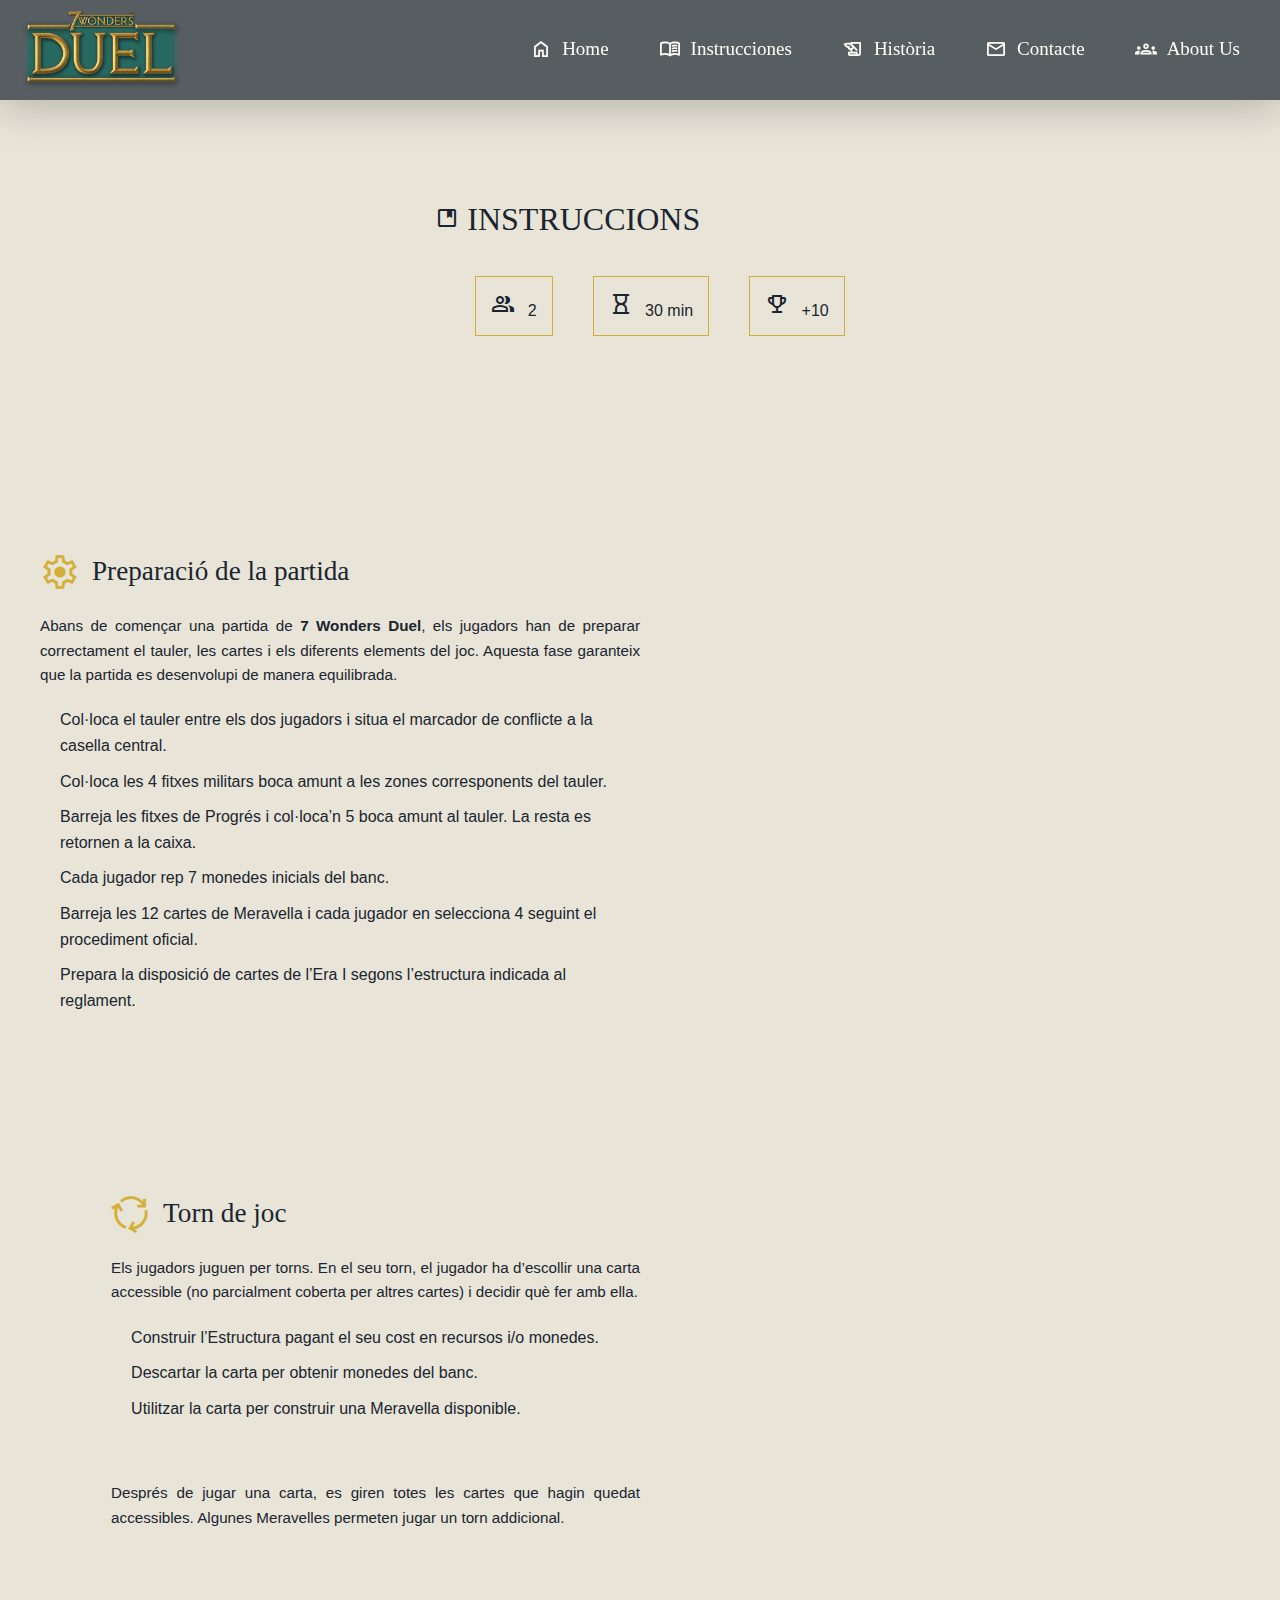
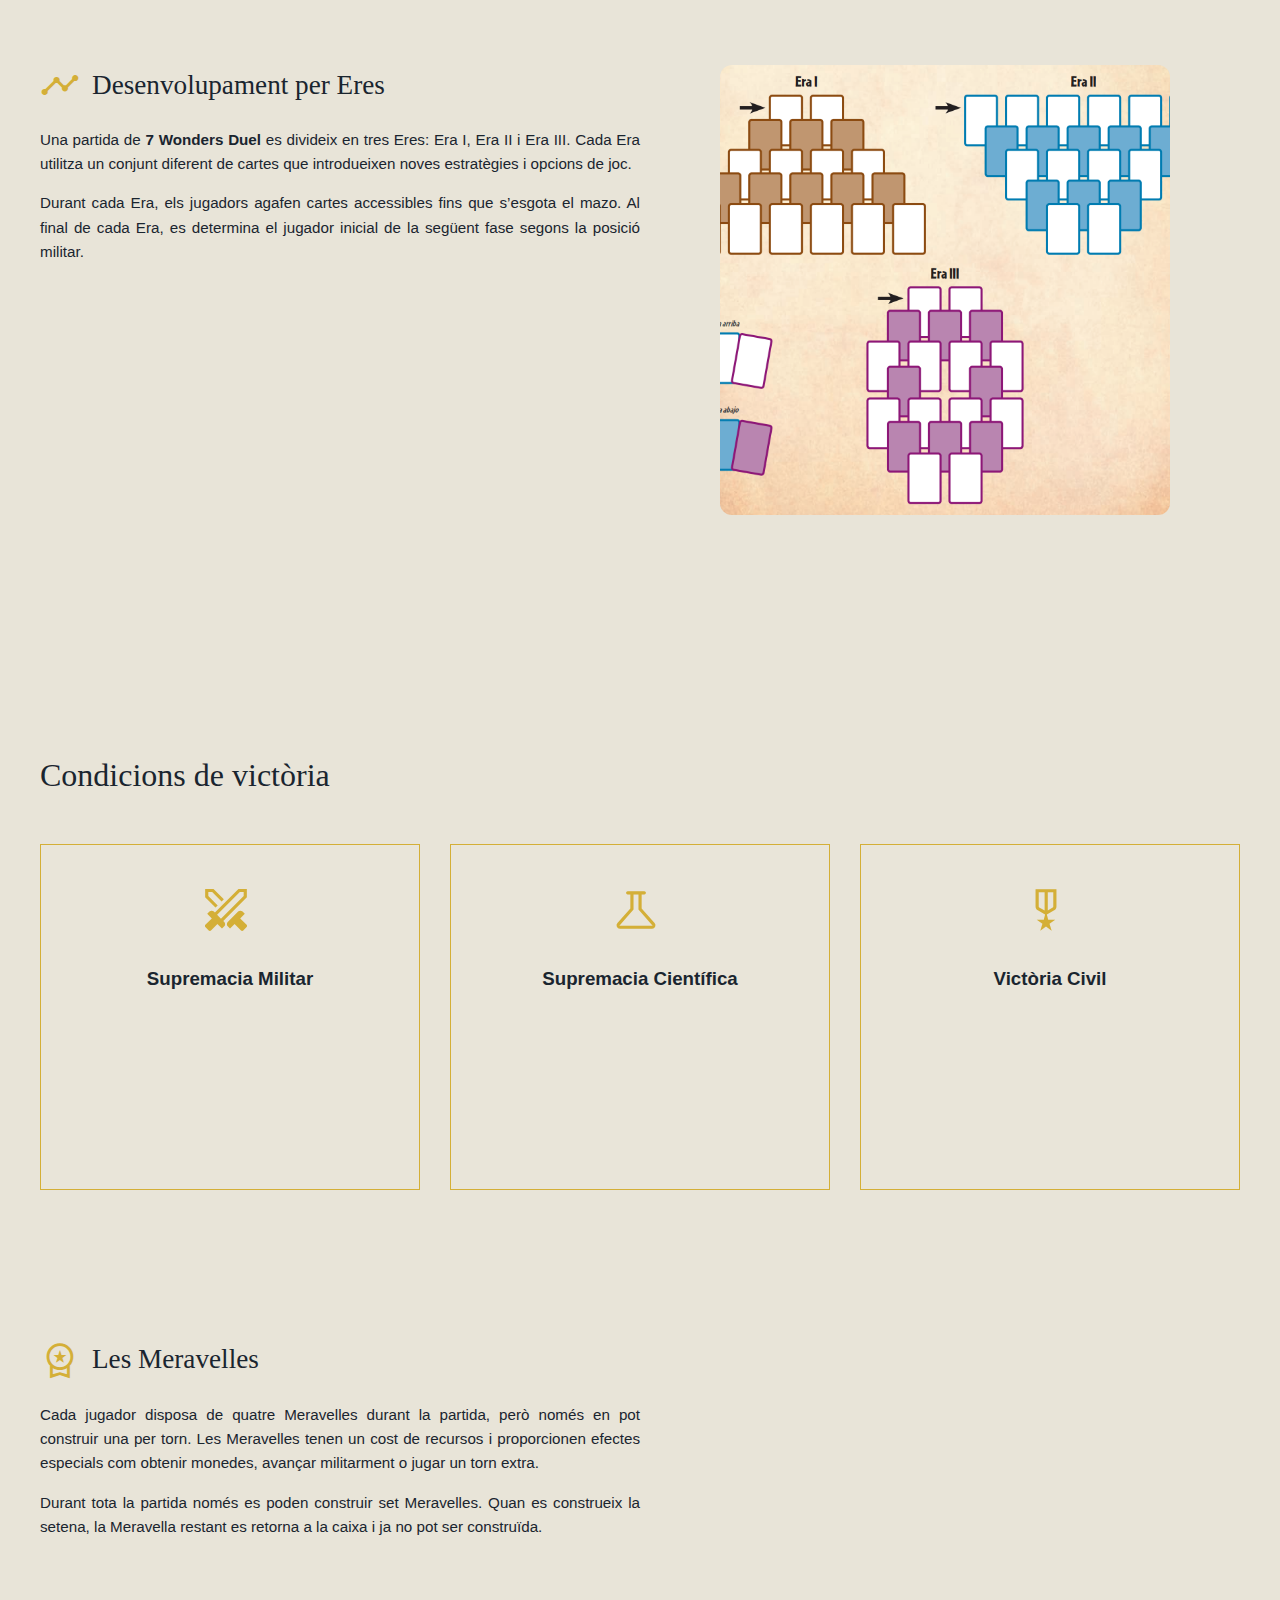
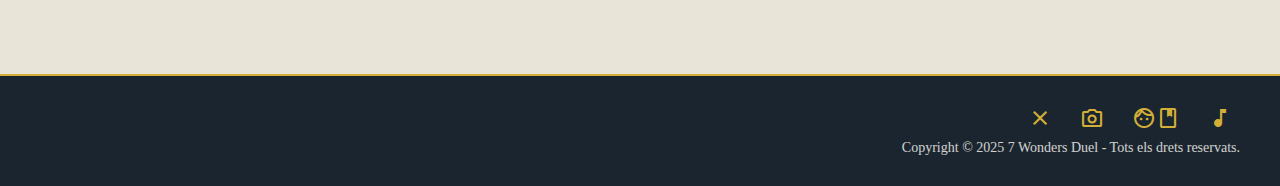
<file: instruccions.html>
<html lang="ca">
    <head>
        <meta name="viewport" content="width=device-width, initial-scale=1.0">
        <meta charset="UTF-8">
        <link rel="stylesheet" href="https://fonts.googleapis.com/css2?family=Material+Symbols+Outlined:opsz,wght,FILL,GRAD@24,400,0,0" />
        <link rel="stylesheet" href="estils.css">
        <link rel="preconnect" href="https://fonts.googleapis.com">
        <link rel="preconnect" href="https://fonts.gstatic.com" crossorigin>
        <title>Instrucciones</title>
    </head>
    <body>
        <input type="checkbox" id="menu-toggle">
        <nav class="topnav">
            <div class="logo">
                <a href="index.html">
                    <img src="assets/img/logo-7-wonders-duel-.png" alt="Logo 7 Wonders Duel">
                </a>
            </div>
            <label for="menu-toggle" class="menu-icon"><span class="material-symbols-outlined">menu</span></label>
            <ul class="menu">
                <li><a href="index.html"><span class="material-symbols-outlined">home</span>Home</a></li>
                <li><a href="instruccions.html"><span class="material-symbols-outlined">menu_book</span>Instrucciones</a></li>
                <li><a href="historia.html"><span class="material-symbols-outlined">history_edu</span>Història</a></li>
                <li><a href="contacte.html"><span class="material-symbols-outlined">mail</span>Contacte</a></li>
                <li><a href="nosaltres.html"><span class="material-symbols-outlined">groups</span>About Us</a></li>
            </ul>
        </nav>
        <div class="aventura" id="ares">
            <h1 class="titulos-cinzel"><span class="material-symbols-outlined">developer_guide</span>INSTRUCCIONS</h1>
            <div class="era-bloc">
                <div class="datos">
                    <p><span class="material-symbols-outlined">group</span> 2</p>
                    <p><span class="material-symbols-outlined">hourglass_empty</span> 30 min</p>
                    <p><span class="material-symbols-outlined">emoji_events</span> +10 </p>
                </div>
            </div>
        </div>

        <section class="era-bloc">
            <div class="era-contingut">
                <h2 class="titulos-cinzel">
                    <span class="material-symbols-outlined">settings</span>
                    Preparació de la partida
                </h2>

                <p>
                    Abans de començar una partida de <strong>7 Wonders Duel</strong>, els jugadors han de
                    preparar correctament el tauler, les cartes i els diferents elements del joc.
                    Aquesta fase garanteix que la partida es desenvolupi de manera equilibrada.
                </p>

                <ul class="llista-caracteristiques">
                    <li>Col·loca el tauler entre els dos jugadors i situa el marcador de conflicte a la casella central.</li>
                    <li>Col·loca les 4 fitxes militars boca amunt a les zones corresponents del tauler.</li>
                    <li>Barreja les fitxes de Progrés i col·loca’n 5 boca amunt al tauler. La resta es retornen a la caixa.</li>
                    <li>Cada jugador rep 7 monedes inicials del banc.</li>
                    <li>Barreja les 12 cartes de Meravella i cada jugador en selecciona 4 seguint el procediment oficial.</li>
                    <li>Prepara la disposició de cartes de l’Era I segons l’estructura indicada al reglament.</li>
                </ul>
            </div>
        </section>

        <section class="era-bloc">
            <div class="era-contingut">
                <h2 class="titulos-cinzel">
                    <span class="material-symbols-outlined">cycle</span>
                    Torn de joc
                </h2>

                <p>
                    Els jugadors juguen per torns. En el seu torn, el jugador ha d’escollir una carta
                    accessible (no parcialment coberta per altres cartes) i decidir què fer amb ella.
                </p>

                <ul class="llista-caracteristiques">
                    <li>Construir l’Estructura pagant el seu cost en recursos i/o monedes.</li>
                    <li>Descartar la carta per obtenir monedes del banc.</li>
                    <li>Utilitzar la carta per construir una Meravella disponible.</li>
                </ul>

                <p>
                    Després de jugar una carta, es giren totes les cartes que hagin quedat
                    accessibles. Algunes Meravelles permeten jugar un torn addicional.
                </p>
            </div>
        </section>

        <section class="era-bloc">

            <div class="era-contingut">
                <h2 class="titulos-cinzel">
                    <span class="material-symbols-outlined">timeline</span>
                    Desenvolupament per Eres
                </h2>

                <p>
                    Una partida de <strong>7 Wonders Duel</strong> es divideix en tres Eres:
                    Era I, Era II i Era III. Cada Era utilitza un conjunt diferent de cartes
                    que introdueixen noves estratègies i opcions de joc.
                </p>

                <p>
                    Durant cada Era, els jugadors agafen cartes accessibles fins que
                    s’esgota el mazo. Al final de cada Era, es determina el jugador
                    inicial de la següent fase segons la posició militar.
                </p>
            </div>
            <div class="era-imatge">
                <img src="assets/img/eras-cartes.png" alt="Cartes de les Eres">
            </div>
        </section>

        <section class="contenedor-como-jugar">
            <h1 class="titulos-cinzel">Condicions de victòria</h1>

            <div class="mecanicas">
                <div class="mecanica-tarjeta">
                    <span class="material-symbols-outlined">swords</span>
                    <h3>Supremacia Militar</h3>
                    <p class="info">
                        Cada escut present a les Estructures militars (cartes vermelles) o a les Meravelles
                        permet moure el marcador de conflicte una casella cap a la capital enemiga.
                        Si el marcador arriba a la capital rival, el jugador guanya la partida immediatament.
                    </p>
                </div>

                <div class="mecanica-tarjeta">
                    <span class="material-symbols-outlined">science</span>
                    <h3>Supremacia Científica</h3>
                    <p class="info">
                        Al joc hi ha 7 símbols científics diferents. Cada vegada que un jugador aconsegueix
                        una parella de símbols iguals, pot escollir una fitxa de Progrés.
                        Si reuneix 6 símbols científics diferents, guanya la partida de manera immediata.
                    </p>
                </div>

                <div class="mecanica-tarjeta">
                    <span class="material-symbols-outlined">military_tech</span>
                    <h3>Victòria Civil</h3>
                    <p class="info">
                        Si cap jugador aconsegueix una supremacia militar o científica abans del final de l’Era III,
                        la partida es decideix per punts de victòria obtinguts per Estructures, Meravelles,
                        Progrés i monedes.
                    </p>
                </div>
            </div>
        </section>

        <section class="era-bloc">
            <div class="era-contingut">
                <h2 class="titulos-cinzel">
                    <span class="material-symbols-outlined">workspace_premium</span>
                    Les Meravelles
                </h2>

                <p>
                    Cada jugador disposa de quatre Meravelles durant la partida, però només en pot
                    construir una per torn. Les Meravelles tenen un cost de recursos i proporcionen
                    efectes especials com obtenir monedes, avançar militarment o jugar un torn extra.
                </p>

                <p>
                    Durant tota la partida només es poden construir set Meravelles. Quan es construeix
                    la setena, la Meravella restant es retorna a la caixa i ja no pot ser construïda.
                </p>
            </div>
        </section>

        <footer>
            <div class="footer-contingut">
                <div class="social-links">
                    <a href="#" target="_blank" class="social-icon">
                        <span class="material-symbols-outlined">close</span>
                    </a>
                    <a href="#" target="_blank" class="social-icon">
                        <span class="material-symbols-outlined">photo_camera</span>
                    </a>
                    <a href="#" target="_blank" class="social-icon">
                        <span class="material-symbols-outlined">facebook</span>
                    </a>
                    <a href="#" target="_blank" class="social-icon">
                        <span class="material-symbols-outlined">music_note</span>
                    </a>
                </div>
                <p class="copyright">Copyright &copy; 2025 7 Wonders Duel - Tots els drets reservats.</p>
            </div>
        </footer>
    </body>
</html>
</file>
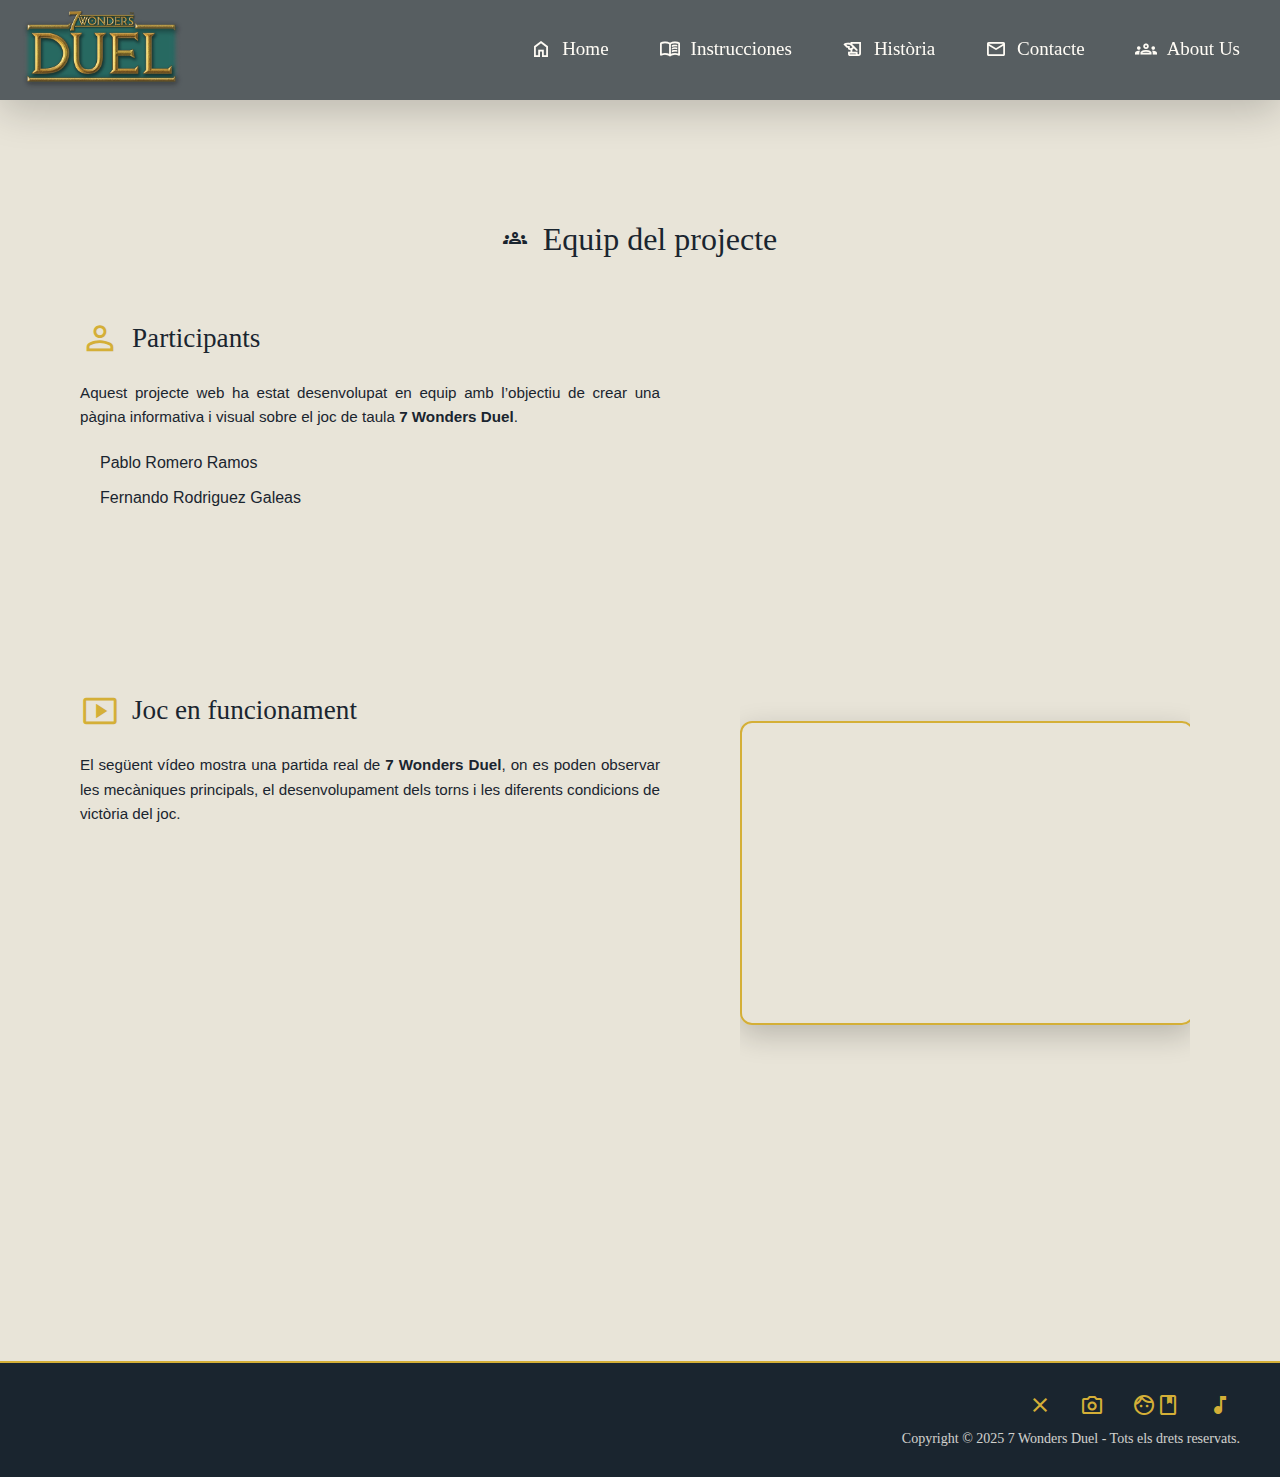
<file: nosaltres.html>
<!DOCTYPE html>
<html lang="ca">
    <head>
        <meta name="viewport" content="width=device-width, initial-scale=1.0">
        <meta charset="UTF-8">
        <link rel="stylesheet" href="https://fonts.googleapis.com/css2?family=Material+Symbols+Outlined:opsz,wght,FILL,GRAD@24,400,0,0" />
        <link rel="stylesheet" href="estils.css">
        <link rel="preconnect" href="https://fonts.googleapis.com">
        <link rel="preconnect" href="https://fonts.gstatic.com" crossorigin>
        <title>About Us</title>
    </head>
    <body>
        <input type="checkbox" id="menu-toggle">
        <nav class="topnav">
            <div class="logo">
                <a href="index.html">
                    <img src="assets/img/logo-7-wonders-duel-.png" alt="Logo 7 Wonders Duel">
                </a>
            </div>
            <label for="menu-toggle" class="menu-icon"><span class="material-symbols-outlined">menu</span></label>
            <ul class="menu">
                <li><a href="index.html"><span class="material-symbols-outlined">home</span>Home</a></li>
                <li><a href="instruccions.html"><span class="material-symbols-outlined">menu_book</span>Instrucciones</a></li>
                <li><a href="historia.html"><span class="material-symbols-outlined">history_edu</span>Història</a></li>
                <li><a href="contacte.html"><span class="material-symbols-outlined">mail</span>Contacte</a></li>
                <li><a href="nosaltres.html"><span class="material-symbols-outlined">groups</span>About Us</a></li>
            </ul>
        </nav>
            <section class="contenedor-como-jugar">
                <h1 class="titulos-cinzel center">
                    <span class="material-symbols-outlined">groups</span>
                    Equip del projecte
                </h1>

                <!-- PARTICIPANTS -->
                <div class="era-bloc">
                    <div class="era-contingut">
                        <h2 class="titulos-cinzel">
                            <span class="material-symbols-outlined">person</span>
                            Participants
                        </h2>

                        <p>
                            Aquest projecte web ha estat desenvolupat en equip amb l’objectiu de crear
                            una pàgina informativa i visual sobre el joc de taula <strong>7 Wonders Duel</strong>.
                        </p>

                        <ul class="llista-caracteristiques">
                            <li>Pablo Romero Ramos</li>
                            <li>Fernando Rodriguez Galeas</li>
                        </ul>
                    </div>
                </div>

                <div class="era-bloc">
                    <div class="era-contingut">
                        <h2 class="titulos-cinzel">
                            <span class="material-symbols-outlined">smart_display</span>
                            Joc en funcionament
                        </h2>

                        <p>
                            El següent vídeo mostra una partida real de <strong>7 Wonders Duel</strong>,
                            on es poden observar les mecàniques principals, el desenvolupament dels torns
                            i les diferents condicions de victòria del joc.
                        </p>
                    </div>

                    <div class="era-imatge">
                        <iframe
                            src="https://www.youtube.com/embed/hogJcJdy5sw?si=vNoq0gwPt1QEz_cC" title="YouTube video player" 
                            title="7 Wonders Duel - Gameplay"
                            allow="accelerometer; autoplay; clipboard-write; encrypted-media; gyroscope; picture-in-picture"
                            allowfullscreen>
                        </iframe>
                    </div>
                </div>
            </section>

        <footer>
            <div class="footer-contingut">
                <div class="social-links">
                    <a href="#" target="_blank" class="social-icon">
                        <span class="material-symbols-outlined">close</span>
                    </a>
                    <a href="#" target="_blank" class="social-icon">
                        <span class="material-symbols-outlined">photo_camera</span>
                    </a>
                    <a href="#" target="_blank" class="social-icon">
                        <span class="material-symbols-outlined">facebook</span>
                    </a>
                    <a href="#" target="_blank" class="social-icon">
                        <span class="material-symbols-outlined">music_note</span>
                    </a>
                </div>
                <p class="copyright">Copyright &copy; 2025 7 Wonders Duel - Tots els drets reservats.</p>
            </div>
        </footer>
    </body>
</html>
</file>
<file: estils.css>
/* ESTILS GENERALS */
:root {
  /* Colors Principals */
  --color-primari: #1a252f;
  --color-primari-rgb: 26, 37, 47;
  --color-secundari: #d4af37;
  --color-secundari-clar: #f1d592;

  /* Fons i Detalls */
  --fons: #e8e4d8;
  --blanc-os: #fffcf5;
  --acent: #27ae60;

  /* Sombres i Bores */
  --sombra-or: rgba(212, 175, 55, 0.3);
  --sombra-fosca: rgba(0, 0, 0, 0.2);
}

body {
  background-color: var(--fons);
  color: var(--color-primari);
  margin: 0;
  font-family: "Open Sans", sans-serif;
  display: flex;
  flex-direction: column;
}

.titulos-cinzel {
  font-family: "Cinzel", serif;
  font-optical-sizing: auto;
  font-weight: 500;
  font-style: normal;
}

.titulos-dorado {
  color: var(--color-secundari);
  font-size: 1.9em;
}

.center {
  text-align: center;
  margin-bottom: 60px;
}

/* Material Icons */
.material-symbols-outlined {
  font-size: 24px;
  margin-right: 8px;
}

/* Menu */
.topnav {
  position: sticky;
  top: 0;
  z-index: 1000;
  width: 100%;
  height: 100px;
  padding: 0 40px 0 20px;
  display: flex;
  justify-content: space-between;
  align-items: center;
  background: rgba(var(--color-primari-rgb), 0.7);
  backdrop-filter: blur(10px);
  box-shadow: 0 10px 40px var(--sombra-fosca);
  box-sizing: border-box;
}

.menu {
  list-style: none;
  display: flex;
  gap: 50px;
  padding: 0;
  margin: 0;
}

.menu a {
  text-decoration: none;
  color: var(--blanc-os);
  font-size: 19px;
  font-weight: 500;
  display: flex;
  align-items: center;
  padding: 5px 0;
  transition: color 0.3s ease;
  font-family: "Cinzel", serif;
  border-bottom: 2px solid transparent;
}

.menu a .material-symbols-outlined {
  margin-right: 10px;
  font-size: 22px;
  transform: none;
}

.menu a:hover {
  color: var(--color-secundari-clar);
  border-bottom: 2px solid var(--color-secundari);
}

#menu-toggle {
  display: none;
}

.menu-icon {
  display: none;
}

.logo {
  display: flex;
  align-items: center;
  margin-left: 0;
}

.logo img {
  height: 80px;
  width: auto;
  display: block;
}

/* Footer */
.extra {
  background-color: var(--color-primari);
  height: 20px;
}

footer {
  background-color: var(--color-primari);
  color: var(--blanc-os);
  padding: 30px 40px;
  margin-top: 0;
  border-top: 2px solid var(--color-secundari);
  width: 100%;
  box-sizing: border-box;
}

.footer-contingut {
  display: flex;
  flex-direction: column;
  align-items: flex-end;
  gap: 10px;
  width: 100%;
}

.social-links {
  display: flex;
  gap: 20px;
}

.social-icon {
  text-decoration: none;
  color: var(--color-secundari);
  transition: all 0.3s ease;
}

.social-icon:hover {
  color: var(--color-secundari-clar);
  transform: translateY(-3px);
}

.copyright {
  font-size: 14px;
  font-family: "Open Sans", serif;
  opacity: 0.8;
  margin: 0;
  text-align: right;
}

/* ESTILS PER INDEX.HTML */
.hero {
  display: flex;
  justify-content: center;
  align-items: center;
  flex-direction: column;
  padding: 40px;
  height: 70vh;
  margin-top: -90px;
  text-align: center;
  background: center / cover url("assets/img/portada_7_wonders_duel.jpg");
}

.hero h1 {
  font-size: 70px;
  color: var(--color-secundari);
  text-shadow: 2px 2px 8px var(--color-primari);
  margin-bottom: 20px;
  letter-spacing: 2px;
  margin-top: 300px;
}

.hero p {
  font-size: 1.25rem;
  color: var(--color-secundari-clar);
  margin: 20px auto;
  max-width: 500px;
}

.boto-daurat {
  display: inline-block;
  background-color: var(--color-secundari);
  color: var(--color-primari);
  padding: 15px 35px;
  text-decoration: none;
  font-weight: bold;
  border-radius: 2px;
  font-size: 1.2rem;
  transition: all 0.3s ease;
}

.boto-daurat:hover {
  background-color: var(--color-secundari-clar);
  border-color: var(--color-secundari-clar);
  box-shadow: 0 0 20px var(--sombra-or);
}

.contenedor-como-jugar {
  padding: 100px 20px;
  max-width: 1200px;
  margin: 0 auto;
}

.detalls-joc {
  display: flex;
  align-items: center;
  justify-content: center;
  gap: 100px;
  margin-bottom: 40px;
  margin-top: 60px;
}

.bloc-visual {
  display: flex;
  flex: 1;
  position: relative;
  flex-direction: column;
  align-items: center;
  justify-content: center;
}

.bloc-visual img {
  width: 100%;
  max-width: 400px;
  display: block;
  margin: 0 auto;
  transition: transform 0.4 ease;
}

.bloc-visual img:hover {
  transform: scale(1.03);
}

.bloc-info {
  flex: 1;
}

.bloc-info h2 {
  font-size: 2.5rem;
  color: var(--color-primari);
  margin-bottom: 20px;
  position: relative;
}

.llista-caracteristiques {
  list-style: none;
  padding: 0;
  margin: 60px 0;
}

.llista-caracteristiques li {
  display: flex;
  gap: 15px;
  margin-bottom: 25px;
}

.llista-caracteristiques span {
  color: var(--color-secundari);
  font-size: 2rem;
}

.enllac-instruccions {
  display: flex;
  align-items: center;
  gap: 10px;
  text-decoration: none;
  color: var(--color-primari);
  font-weight: bold;
  border-bottom: 2px solid var(--color-secundari);
  width: 190px;
  padding-bottom: 5px;
  font-size: 1.3em;
}

.lottie-contenedor {
  width: 100%;
  display: flex;
  justify-content: center;
  align-items: center;
  margin-top: 40px;
  padding: 0;
  height: auto;
}

#lottie-animacio {
  width: 350px;
  height: 350px;
  opacity: 0.9;
  display: block;
}

.evolucio-icon {
  display: flex;
  justify-content: flex-start;
  align-items: center;
  gap: 15px;
  margin-bottom: 40px;
}

.icon-constructor {
  font-size: 2.8rem;
  color: #888;
  display: block;
}

@keyframes evolucionar-icon {
  0% {
    transform: scale(1);
    color: #888;
  }

  50% {
    transform: scale(1.3);
    color: var(--color-secundari);
  }

  100% {
    transform: scale(1.6);
    color: var(--color-secundari);
  }
}

@supports (animation-timeline: view()) {
  .icon-constructor {
    animation: evolucionar-icon linear both;
    animation-timeline: view();
    animation-range: entry 10% cover 40%;
  }
}

/* ESTILS PER INSTRUCCIONS.HTML */
.datos {
  display: flex;
  justify-content: center;
  gap: 40px;
  align-items: center;
  margin: 0 auto;
}
.datos p {
  padding: 15px;
  border: 1px solid var(--color-secundari);
  text-align: center;
}

.mecanicas {
    display: flex;
    justify-content: space-between;
    gap: 30px;
    margin: 50px 0;
}

.mecanica-tarjeta {
    flex: 1;
    padding: 40px 20px;
    border: 1px solid var(--color-secundari);
    background: rgba(255, 252, 245, 0.05);
    display: flex;
    flex-direction: column;
    align-items: center;
    position: relative;
    overflow: hidden;
    transition: transform 0.4s ease, box-shadow 0.4s ease;
}

.mecanica-tarjeta .info {
    opacity: 0;
    transform: translateY(20px);
    transition: opacity 0.4s ease, transform 0.4s ease;
}

.mecanica-tarjeta:hover {
    transform: scale(1.08);
    box-shadow: 0 20px 40px var(--sombra-fosca);
    background: rgba(255, 255, 245, 0.15);
}

.mecanica-tarjeta:hover .info {
    opacity: 1;
    transform: translateY(0);
}

.mecanica-tarjeta span {
    font-size: 50px;
    color: var(--color-secundari);
    margin-bottom: 15px;
}

section {
    max-width: 1200px; 
    margin: 0 auto 120px auto;
    padding: 0 40px;
}
/* LISTAS DE INSTRUCCIONES */
.llista-caracteristiques {
    margin-top: 20px;
    padding-left: 20px;
}

.llista-caracteristiques li {
    margin-bottom: 10px;
    line-height: 1.6;
}

.stack {
    position: relative;
    width: 260px;
    height: 380px;
    margin-right: 60px;
}

.eras {
    position: absolute;
    width: 100%;
    height: 100%;
    object-fit: cover;
    border-radius: 16px;
    transition: transform 0.5s ease;
}

.tercera-era {
    transform: translate(0, 40px) scale(0.85);
    z-index: 1;
}

.segunda-era {
    transform: translate(0, 20px) scale(0.92);
    z-index: 2;
}

.primera-era {
    transform: translate(0, 0) scale(1);
    z-index: 3;
}

/* ESTILS PER HISTORIA.HTML */
.contenedor-historia {
  padding-top: 50px;
}

.carrusel-contenedor {
  position: relative;
  max-width: 400px;
  height: 600px;
  margin: 30px auto;
  overflow: hidden;
  border: 3px solid var(--color-secundari);
  border-radius: 15px;
  box-shadow: 0 15px 35px var(--sombra-fosca);
  background-color: var(--color-primari);
}

.carrusel-contenedor input {
  display: none;
}

.slides {
  display: flex;
  width: 500%;
  transition: transform 0.8s ease-in-out;
}

.slide-item {
  width: 30%;
  position: relative;
}

.slide-item img {
  width: 100%;
  height: 600px;
  object-fit: contain;
  display: block;
}

.slide-text {
  position: absolute;
  bottom: 0;
  left: 0;
  right: 0;
  height: 90px;
  background: var(--color-primari);
  color: var(--blanc-os);
  padding: 20px;
  text-align: center;
  z-index: 10;
}

#slide1:checked ~ .slides {
  transform: translateX(0%);
}

#slide2:checked ~ .slides {
  transform: translateX(-20%);
}

#slide3:checked ~ .slides {
  transform: translateX(-40%);
}

#slide4:checked ~ .slides {
  transform: translateX(-60%);
}

#slide5:checked ~ .slides {
  transform: translateX(-80%);
}

.controles-carrusel {
  position: absolute;
  bottom: 20px;
  width: 100%;
  display: flex;
  justify-content: center;
  gap: 15px;
  z-index: 50;
}

.control-carrusel {
  width: 14px;
  height: 14px;
  background: rgba(255, 252, 245, 0.4);
  border: 2px solid var(--color-secundari);
  border-radius: 50%;
  cursor: pointer;
  transition: all 0.3s ease;
}

#slide1:checked ~ .controles-carrusel label[for="slide1"],
#slide2:checked ~ .controles-carrusel label[for="slide2"],
#slide3:checked ~ .controles-carrusel label[for="slide3"],
#slide4:checked ~ .controles-carrusel label[for="slide4"],
#slide5:checked ~ .controles-carrusel label[for="slide5"] {
  background: var(--color-secundari);
  box-shadow: 0 10px 20px var(--sombra-or);
  transform: scale(1.3);
}

.aventura {
  padding: 80px 20px;
  position: relative;
  max-width: 1200px;
  margin: 0 auto;
}

.era-bloc {
  display: flex;
  justify-content: flex-start;
  align-items: flex-start;
  gap: 80px;
  margin-bottom: 120px;
  padding-left: 40px;
}

.era-contingut {
  width: 50%;
}

.era-contingut h2 {
  margin-top: 0;
  font-size: 1.7rem;
  display: flex;
  align-items: center;
  gap: 12px;
}

.era-contingut p {
  line-height: 1.6;
  text-align: justify;
  font-size: 0.95rem;
  margin-top: 15px;
}

.era-contingut h2 span {
  margin: 0;
  color: var(--color-secundari);
  font-size: 2.5rem;
}

.era-imatge {
  width: 450px;
  height: 450px;
  overflow: hidden;
}

.era-imatge img {
  width: 100%;
  height: 100%;
  object-fit: cover;
  display: block;
  border-radius: 12px;
}

.era-icon {
  font-size: 160px;
  color: var(--color-secundari);
  opacity: 0.15;
}

.linea-tiempo {
  position: absolute;
  left: -10px;
  top: 215px;
  width: 2px;
  background-color: var(--color-secundari);
  z-index: -1;
  height: 10px;
  box-shadow: 0 0 8px var(--sombra-or);
}

.linea-tiempo::after {
  content: "";
  position: absolute;
  bottom: -5px;
  left: 50%;
  transform: translateX(-50%);
  width: 10px;
  height: 10px;
  background-color: var(--color-secundari);
  border-radius: 50%;
  box-shadow: 0 0 15px var(--color-secundari);
}

@keyframes aumentarAltura {
  from {
    height: 10px;
  }

  to {
    height: calc(100% - 690px);
  }
}

@supports (animation-timeline: view()) {
  .linea-tiempo {
    animation: aumentarAltura linear both;
    animation-timeline: view();
    animation-range: entry 10% cover 55%;
  }
}

@supports not (animation-timeline: view()) {
  .linea-tiempo {
    height: 75%;
  }
}

/* ESTILS PER CONTACTE.HTML */

form.formulari {
  background: var(--blanc-os);
  border-radius: 16px;
  box-shadow: 0 10px 30px var(--sombra-fosca);
  padding: 40px;
  margin: 40px auto;
  max-width: 420px;
}

.camp {
  margin-bottom: 40px;
  position: relative;
}

.camp input,
.camp textarea {
  width: 100%;
  padding: 12px 16px;
  border: 2px solid var(--color-primari);
  border-radius: 8px;
  font-size: 16px;
  font-family: "Open Sans", sans-serif;
  box-sizing: border-box;
  transition: border-color 0.3s ease;
}

.camp input:focus,
.camp textarea:focus {
  border-color: var(--color-secundari);
  outline: none;
}

.error {
  display: none;
  color: red;
  font-size: 13px;
  margin-top: 6px;
}

.camp input:invalid:not(:placeholder-shown):not(:focus) + .error,
.camp textarea:invalid:not(:placeholder-shown):not(:focus) + .error {
  display: block;
}

iframe {
  width: 100%;
  max-width: 600px;
  height: 300px;
  border: 2px solid var(--color-secundari);
  border-radius: 12px;
  margin: 30px auto;
  display: block;
  box-shadow: 0 10px 30px var(--sombra-fosca);
}

/* ESTILS PER NOSALTRES.HTML */

/* ESTILS PER MÒBILS */
@media (max-width: 768px) {
  /* ESTILS GENERALS */
  /* Menu */
  .topnav {
    height: 70px;
    padding: 0 20px;
    top: 0;
  }

  .menu {
    top: 70px;
  }

  .logo img {
    height: 55px;
  }

  .menu-icon {
    display: block;
    cursor: pointer;
    color: var(--color-secundari);
  }

  .menu {
    display: flex;
    flex-direction: column;
    gap: 0;
    position: absolute;
    top: 80px;
    left: 10%;
    width: 80%;
    background-color: rgba(var(--color-primari-rgb), 0.98);
    border-radius: 15px;
    max-height: 0;
    overflow: hidden;
    transition: max-height 0.4s ease;
  }

  .menu li {
    width: 100%;
    text-align: center;
  }

  .menu li a {
    padding: 15px;
    justify-content: center;
    border-bottom: 1px solid rgba(212, 175, 55, 0.1);
  }

  #menu-toggle:checked + .topnav .menu {
    max-height: 400px;
  }

  /* Footer */
  footer {
    padding: 30px 25px;
  }

  .footer-contingut {
    gap: 20px;
  }

  .social-icon span {
    font-size: 25px;
  }

  .copyright {
    font-size: 12px;
    max-width: 250px;
    line-height: 1.4;
  }

  /* ESTILS PER INDEX.HTML */
  .hero {
    display: flex;
    flex-direction: column;
    justify-content: flex-start;
    align-items: center;
    text-align: center;
    background-size: 280%;
    background-position: 45% 50%;
    height: 60vh;
    padding-top: 80px;
  }

  .hero h1 {
    margin-top: 310px;
    font-size: 38px;
  }

  .hero p {
    font-size: 1.1rem;
    margin-bottom: 30px;
    max-width: 90%;
  }

  .contenedor-como-jugar {
    padding: 60px 20px;
  }

  .detalls-joc {
    flex-direction: column;
    gap: 40px;
    margin-top: 20px;
    text-align: center;
  }

  .bloc-visual img {
    max-width: 280px;
  }

  .bloc-info h2 {
    font-size: 2rem;
  }

  .bloc-info h2::after {
    left: 50%;
    transform: translateX(-50%);
  }

  .llista-caracteristiques {
    margin: 40px 0;
    text-align: left;
  }

  .llista-caracteristiques li {
    align-items: center;
  }

  .enllac-instruccions {
    margin: 0 auto;
  }

  .lottie-contenedor {
    margin-top: 20px;
  }

  #lottie-animacio {
    width: 250px;
    height: 250px;
    margin: 0 auto;
  }

  .evolucio-icon {
    justify-content: center;
  }

  .icon-constructor {
    font-size: 1.5rem;
  }

  /* ESTILS PER INSTRUCCIONS.HTML */
  .mecanicas {
    flex-direction: column;
    gap: 20px;
  }

  .mecanica-tarjeta {
    width: 85%;
  }

  /* ESTILS PER HISTORIA.HTML */
  .aventura {
    padding: 40px 20px;
    display: flex;
    flex-direction: column;
    align-items: center;
    margin-left: -15px;
  }

  .era-bloc {
    flex-direction: column;
    align-items: center;
    gap: 20px;
    margin-bottom: 60px;
    text-align: center;
  }

  .era-contingut {
    width: 100%;
    padding: 0 10px;
  }

  .era-contingut h2 {
    justify-content: center;
    font-size: 1.4rem;
  }

  .era-contingut p {
    text-align: center;
  }

  .era-imatge {
    width: 100%;
    height: auto;
    max-width: 350px;
  }

  .linea-tiempo {
    left: 40px;
    top: 180px;
    height: 0px;
    width: 4px;
    position: absolute;
  }

  /* ESTILS PER CONTACTE.HTML */

  /* MAPA */
  iframe {
    max-width: 100%;
    height: 250px;
    margin: 20px auto;
  }

  /* FORMULARIO */
  form.formulari {
    width: 100%;
    padding: 25px;
    margin: 20px auto;
  }

  /* CAMPOS */
  .camp {
    margin-bottom: 30px;
  }

  /* ESTILS PER NOSALTRES.HTML */
}
</file>
